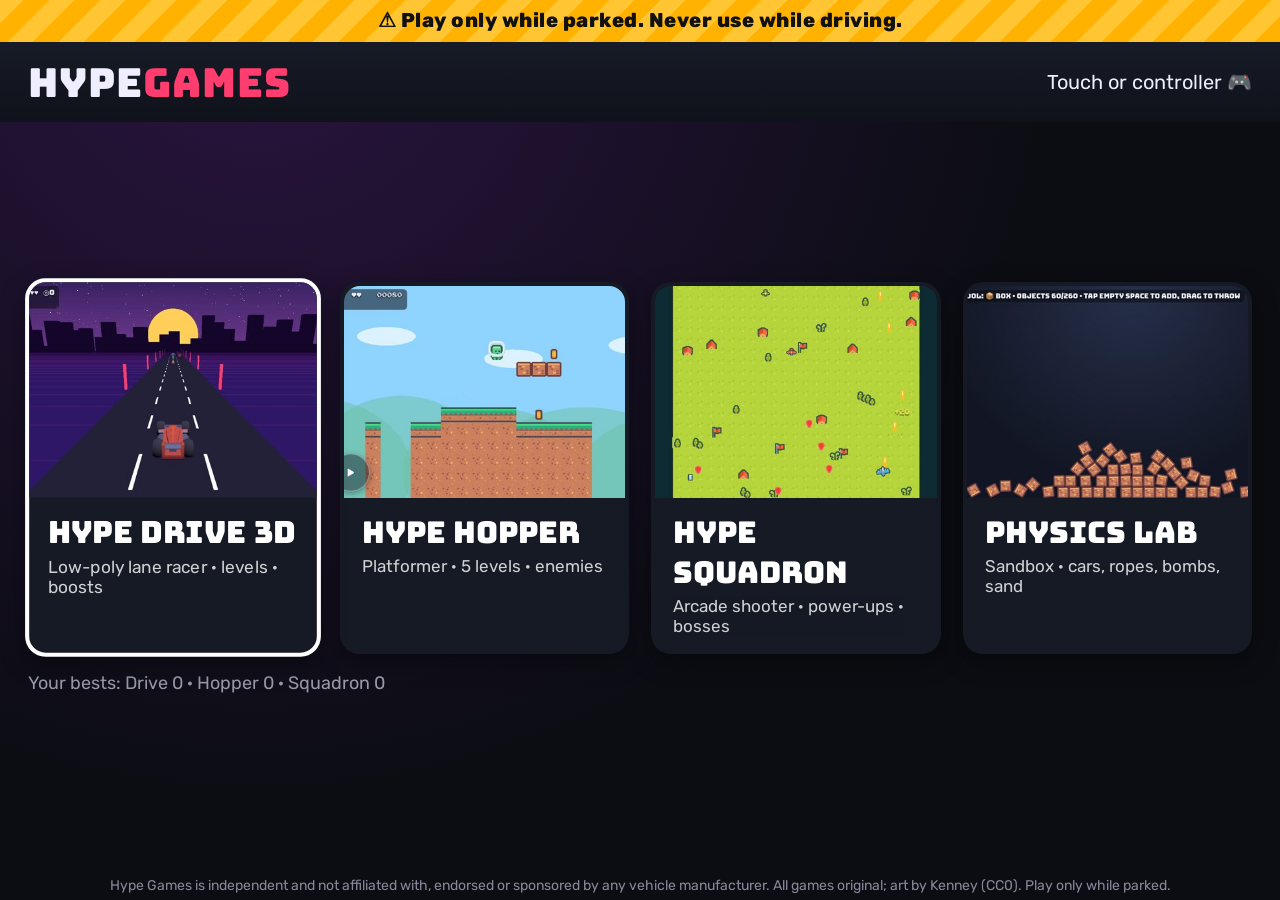
<file: index.html>
<!doctype html><html><head><meta charset="utf-8"><meta name="viewport" content="width=device-width,initial-scale=1,maximum-scale=1,user-scalable=no,viewport-fit=cover"><title>Hype Games</title><link rel="icon" href="data:,"><link rel="stylesheet" href="style.css"></head><body class="home">
<div class="warn">⚠ Play only while parked. Never use while driving.</div>
<header><h1>HYPE<span>GAMES</span></h1><div>Touch or controller 🎮</div></header>
<main><div class="grid">
<a class="card" href="games/drive.html"><img src="thumbs/drive.jpg" alt=""><div>Hype Drive 3D<small>Low-poly lane racer · levels · boosts</small></div></a>
<a class="card" href="games/platformer.html"><img src="thumbs/platformer.jpg" alt=""><div>Hype Hopper<small>Platformer · 5 levels · enemies</small></div></a>
<a class="card" href="games/shooter.html"><img src="thumbs/shooter.jpg" alt=""><div>Hype Squadron<small>Arcade shooter · power-ups · bosses</small></div></a>
<a class="card" href="games/sandbox.html"><img src="thumbs/sandbox.jpg" alt=""><div>Physics Lab<small>Sandbox · cars, ropes, bombs, sand</small></div></a>
</div><p id="best" style="color:#99a;font-size:18px"></p></main>
<footer>Hype Games is independent and not affiliated with, endorsed or sponsored by any vehicle manufacturer. All games original; art by Kenney (CC0). Play only while parked.</footer>
<script src="common.js"></script><script>
document.getElementById('best').textContent='Your bests: Drive '+HG.best('drive')+' · Hopper '+HG.best('platformer')+' · Squadron '+HG.best('shooter');
const cards=[...document.querySelectorAll('.card')];let i=0;const sel=()=>cards.forEach((c,j)=>c.classList.toggle('sel',j==i));sel();
HG.onPress=k=>{if(k=='right'||k=='down')i=(i+1)%cards.length;if(k=='left'||k=='up')i=(i+cards.length-1)%cards.length;if(k=='a')location=cards[i].href;sel()};
HG.togglePause=()=>{};
</script></body></html>
</file>
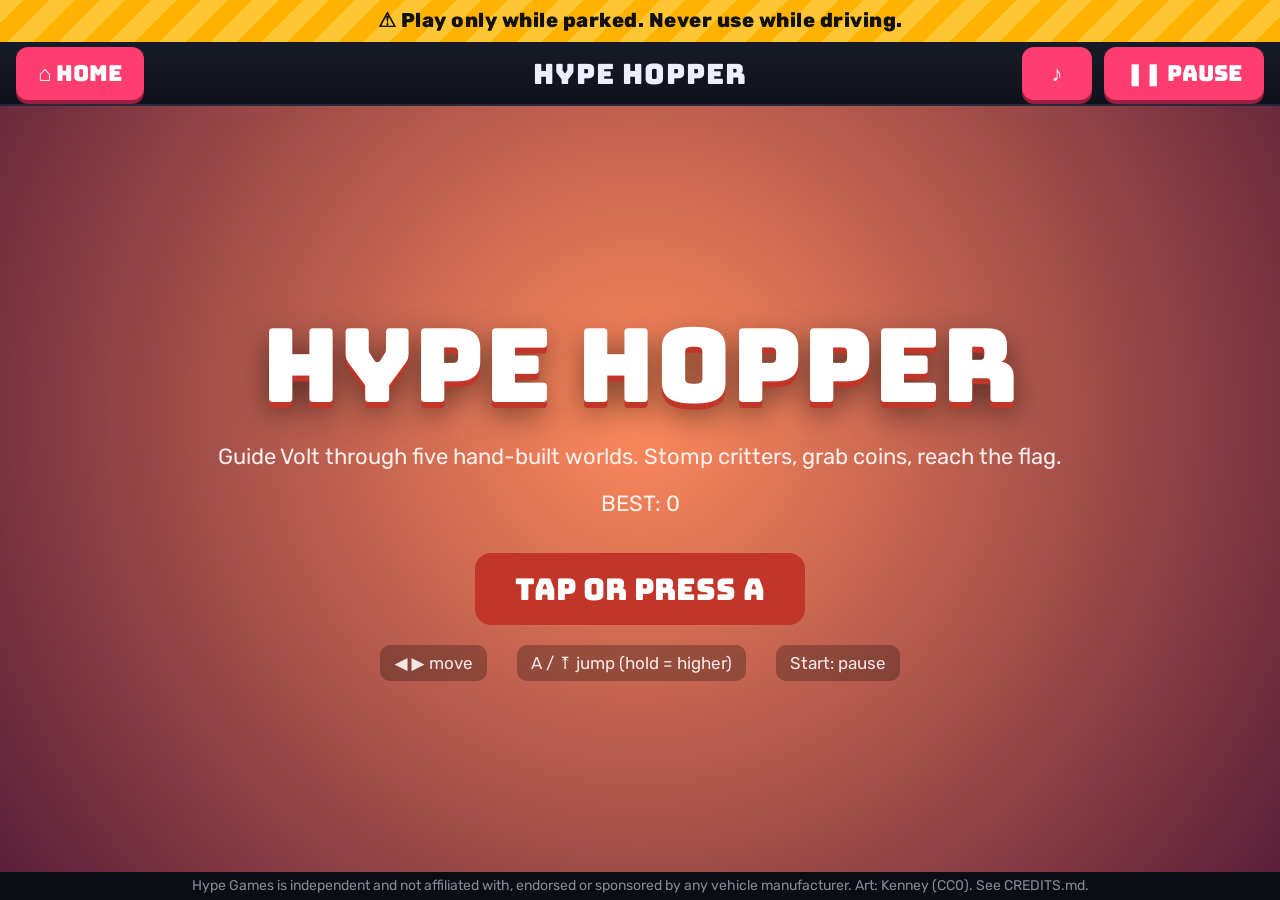
<file: games/platformer.html>
<!doctype html><html><head><meta charset="utf-8"><meta name="viewport" content="width=device-width,initial-scale=1,maximum-scale=1,user-scalable=no,viewport-fit=cover"><title>Hype Hopper</title><link rel="icon" href="data:,"><link rel="stylesheet" href="../style.css"></head><body>
<script src="../common.js"></script><script>HG.chrome('Hype Hopper')</script><script src="../vendor/phaser.min.js"></script>
<script>
const T=18,ROWS=14,NLEV=5;
// Hand-designed levels. Segment = [length, groundTopRow (0 = gap), extras]
// extras: cA-B coins at cols A..B one above ground; eN walker; fN:H flyer H rows above ground; sN spike; hN heart; pN:H:L one-way platform H above ground (len L, coins on it);
//         PN:R:L platform at absolute row R (use in gaps); FN flag
const LEVELS=[
 {name:'MEADOW',sky:['#7fd0ff','#d8f3ff'],tint:0xffffff,hill:0x6fc3a8,etint:0xffffff,segs:[[12,11,'c6-9'],[8,11,'c2-5'],[2,0,''],[10,11,'e6 c3-4'],[10,10,'p2:3:4'],[3,0,''],[12,11,'e7 h10'],[8,9,'c1-6'],[2,0,''],[14,11,'e4 e10 p6:3:3'],[10,11,'F7']]},
 {name:'DUNES',sky:['#ffb36b','#ffe7c2'],tint:0xffe0b0,hill:0xe0a96d,etint:0xffc070,segs:[[10,11,''],[8,11,'s2 c4-7'],[3,0,''],[9,10,'e5'],[6,9,'c1-4'],[3,0,''],[10,9,'s3 s7 p4:3:2'],[12,11,'e3 f8:4'],[2,0,''],[10,10,'s4 c1-3 h7'],[2,0,''],[14,11,'e4 s8 e11'],[10,11,'F6']]},
 {name:'TWILIGHT',sky:['#2b1a5e','#b06ab3'],tint:0xc8b8ff,hill:0x5a3f9e,etint:0xd0a0ff,segs:[[10,11,''],[6,10,'c1-4'],[6,9,'e3'],[6,8,'c1-4'],[3,0,''],[8,9,'f4:4 s6'],[3,0,''],[10,10,'e4 p2:3:5'],[6,0,'P1:9:4'],[12,11,'e3 e7 e10 h5'],[8,9,'s4'],[3,0,''],[12,11,'f5:3 c2-9'],[10,11,'F6']]},
 {name:'CAVERN',sky:['#1b2330','#3c4a5e'],tint:0xa8b4c8,hill:0x2c3646,etint:0x9fe8ff,segs:[[10,11,''],[10,11,'e3 e7 c4-6'],[3,0,''],[8,10,'s3 s4'],[8,10,'e5 p2:3:3'],[6,0,'P1:9:4'],[10,11,'e3 e6 e9'],[6,9,'f3:3'],[3,0,''],[10,10,'s2 s7 c4-5 h9'],[12,11,'e3 e6 e9 f5:4'],[3,0,''],[12,11,'s4 s8 c1-3'],[10,11,'F6']]},
 {name:'SKYWAY',sky:['#5ec8ff','#ffffff'],tint:0xe6f8ff,hill:0xbfe8ff,etint:0xff9eb5,segs:[[10,11,''],[6,0,'P1:9:4'],[8,10,'e4'],[6,0,'P1:8:4'],[6,9,'c1-3'],[6,0,'P1:9:4'],[10,10,'f4:4 e6 c1-3'],[2,0,''],[8,9,'s4 h6'],[6,0,'P1:8:4'],[10,10,'e3 s6'],[3,0,''],[12,11,'f4:3 f9:3 c2-10'],[10,11,'F6']]}];
function build(L){const W=L.segs.reduce((a,s)=>a+s[0],0)+4,g=[];for(let y=0;y<ROWS;y++)g.push(Array(W).fill(-1));const ents=[];let x0=0,lastTop=11;
 for(const[len,top,ex]of L.segs){if(top)for(let x=x0;x<x0+len;x++)for(let y=top;y<ROWS;y++)g[y][x]=y==top?2:122;const base=top||lastTop;
  for(const t of ex.split(' ').filter(Boolean)){const k=t[0],a=t.slice(1).split(/[-:]/).map(Number);
   if(k=='c')for(let i=a[0];i<=(a[1]??a[0]);i++)ents.push(['c',x0+i,base-1]);
   if(k=='e')ents.push(['e',x0+a[0],base-1]);if(k=='f')ents.push(['f',x0+a[0],base-a[1]]);if(k=='h')ents.push(['h',x0+a[0],base-1]);
   if(k=='s')g[base-1][x0+a[0]]=68;if(k=='F')ents.push(['F',x0+a[0],base-1]);
   if(k=='p'||k=='P'){const row=k=='p'?base-a[1]:a[1];for(let i=0;i<a[2];i++){g[row][x0+a[0]+i]=6;ents.push(['c',x0+a[0]+i,row-1])}}}
  if(top)lastTop=top;x0+=len}
 for(let x=x0;x<W;x++)for(let y=lastTop;y<ROWS;y++)g[y][x]=y==lastTop?2:122;return{g,ents,W}}
// Hand-coded hero "Volt": 14x14 pixel robot-fox, 4 frames
const HP={o:'#1b1030',w:'#fff6e8',r:'#ff5a3c',y:'#ffd23f',b:'#2bd9ff',d:'#b8361f',k:'#3a2a55'};
const HB=['....o....o....','...oro..oro...','..orrrooorro..','..orrrrrrrro..','.orwwwwwwwwro.','.orwboowbbwro.','.orwbbwwbbwro.','.orrwwwwwwrro.','..orrryyrrro..','..odrrrrrrdo..','...orryyrro...'];
const legs={i:['...okk..kko...','...oo....oo...','..............'],a:['..okk....kko..','..oo......oo..','..............'],b:['....okkkko....','....oo..oo....','..............'],j:['..okko..okko..','.oo........oo.','..............']};
function heroSheet(){return HG.strip(['i','a','b','j'].map(f=>HG.pix(HB.concat(legs[f]),HP)))}
const best=()=>HG.best('platformer');
class Play extends Phaser.Scene{constructor(){super('play')}
 init(d){this.lv=d.lv||+HG.qs.get('test')||HG.get('plat_level',1);this.score=d.score||0;this.lives=d.lives??3}
 preload(){this.load.spritesheet('tiles','../assets/platformer/tiles.png',{frameWidth:18,frameHeight:18});this.load.spritesheet('ch','../assets/platformer/chars.png',{frameWidth:24,frameHeight:24})}
 create(){const D=LEVELS[this.lv-1],L=build(D);this.L=L;this.test=HG.qs.has('test');this.demo=HG.qs.has('demo')||this.test;
  if(!this.textures.exists('hero')){this.textures.addSpriteSheet('hero',heroSheet(),{frameWidth:14,frameHeight:14})}
  const sk='sky'+this.lv;if(!this.textures.exists(sk)){const c=document.createElement('canvas');c.width=4;c.height=256;const x=c.getContext('2d'),gr=x.createLinearGradient(0,0,0,256);gr.addColorStop(0,D.sky[0]);gr.addColorStop(1,D.sky[1]);x.fillStyle=gr;x.fillRect(0,0,4,256);this.textures.addCanvas(sk,c)}
  this.cameras.main.setBackgroundColor(D.sky[1]);this.add.image(0,0,sk).setOrigin(0).setDisplaySize(L.W*T,ROWS*T);
  for(let i=0;i<L.W/5;i++)this.add.ellipse(i*90,ROWS*T-20,170+(i*37%70),150+(i*53%60),D.hill,.5).setScrollFactor(.5,1);
  for(let i=0;i<L.W/7;i++)this.add.ellipse(i*130+(i*71%50),20+(i*43%70),60,18,0xffffff,this.lv==4?.08:.6).setScrollFactor(.3,1);
  const map=this.make.tilemap({data:L.g,tileWidth:T,tileHeight:T});const ts=map.addTilesetImage('tiles');this.layer=map.createLayer(0,ts,0,0);
  this.layer.setCollision([2,122]);this.layer.forEachTile(t=>{if(t.index==6)t.setCollision(false,false,true,false);if(t.index>0)t.tint=D.tint});
  const A=(k,tex,f,r)=>{if(!this.anims.exists(k))this.anims.create({key:k,frames:this.anims.generateFrameNumbers(tex,{frames:f}),frameRate:r,repeat:-1})};
  A('run','hero',[1,2],10);A('idle','hero',[0],1);A('jmp','hero',[3],1);A('ew','ch',[18,19],5);A('ef','ch',[24,25,26,25],8);A('coin','tiles',[151,152],4);
  this.p=this.physics.add.sprite(2*T,8*T,'hero',0).setSize(8,11).setOffset(3,3);this.p.setScale(1.5);this.start=[2*T,8*T];
  this.physics.add.collider(this.p,this.layer,(p,t)=>{if(t.index==68)this.hurt()});this.physics.world.setBounds(0,-200,L.W*T,ROWS*T+400);
  this.coins=this.physics.add.staticGroup();this.hearts=this.physics.add.staticGroup();this.en=this.physics.add.group();this.fl=this.physics.add.group({allowGravity:false});this.spk=this.physics.add.staticGroup();
  L.g.forEach((r,y)=>r.forEach((v,x)=>{if(v==68){this.layer.removeTileAt(x,y);this.spk.create(x*T+9,y*T+9,'tiles',68).setTint(D.tint).refreshBody().body.setSize(10,6).setOffset(4,12)}}));
  for(const[t,x,y]of L.ents){const X=x*T+9,Y=y*T+9;
   if(t=='c')this.coins.create(X,Y,'tiles',151).play('coin');if(t=='h')this.hearts.create(X,Y,'tiles',44);
   if(t=='e'){const e=this.en.create(X,Y,'ch',18).play('ew').setTint(D.etint);e.setVelocityX(-40);e.body.setSize(16,14).setOffset(4,10)}
   if(t=='f'){const f=this.fl.create(X,Y,'ch',24).play('ef').setTint(D.etint);f.baseY=Y;f.baseX=X;f.t=x}
   if(t=='F'){this.add.image(X,Y-9,'tiles',111);this.add.image(X,Y+9,'tiles',131);this.flag=this.add.zone(X,Y-100,24,240);this.physics.add.existing(this.flag,true)}}
  this.physics.add.collider(this.en,this.layer);
  this.physics.add.overlap(this.p,this.coins,(p,c)=>{this.spark.explode(8,c.x,c.y);this.pop(c.x,c.y,'+10','#ffd23f');c.destroy();this.score+=10;HG.sfx('coin')});
  this.physics.add.overlap(this.p,this.hearts,(p,c)=>{this.pop(c.x,c.y,'+1 ♥','#ff5a3c');c.destroy();this.lives++;HG.sfx('power')});
  this.physics.add.overlap(this.p,this.spk,()=>this.hurt());
  const hit=(p,e)=>{if(p.body.velocity.y>0&&p.y<e.y-6){this.spark.explode(14,e.x,e.y);this.pop(e.x,e.y,'+50','#fff');e.destroy();p.setVelocityY(-300);this.score+=50;HG.sfx('pop');this.hitstop(60);this.cameras.main.shake(80,.006)}else this.hurt()};
  this.physics.add.overlap(this.p,this.en,hit);this.physics.add.overlap(this.p,this.fl,hit);this.physics.add.overlap(this.p,this.flag,()=>this.win());
  this.dust=this.add.particles(0,0,'tiles',{frame:151,lifespan:300,speed:{min:20,max:60},scale:{start:.3,end:0},alpha:{start:.6,end:0},tintFill:true,tint:0xffffff,emitting:false,gravityY:-50});
  this.spark=this.add.particles(0,0,'tiles',{frame:151,lifespan:450,speed:{min:60,max:140},scale:{start:.45,end:0},emitting:false,gravityY:300});
  const cam=this.cameras.main;cam.setBounds(0,0,L.W*T,ROWS*T);cam.startFollow(this.p,true,.12,.12);cam.setDeadzone(40,30);this.fit();this.scale.on('resize',()=>this.fit());
  this.hud=HUD;this.banner={setText:t=>BAN.innerHTML=t};this.banner.setText('WORLD '+this.lv+'<br><small>'+D.name+'</small>');this.time.delayedCall(1400,()=>this.banner.setText(''));
  this.coy=0;this.buf=0;this.wasOn=false;this.inv=0;
  HG.music([{bpm:132,root:60,scale:[0,2,4,7,9],lead:[0,2,4,2,5,4,2,null,0,2,4,7,6,4,5,null],bass:[0,null,0,null,3,null,3,null,4,null,4,null,3,null,2,null],drums:1},
   {bpm:120,root:57,scale:[0,1,4,5,7,8,10],lead:[0,1,4,null,5,4,1,0,7,null,5,4,1,null,0,null],bass:[0,null,null,0,1,null,null,1],drums:1},
   {bpm:100,root:55,scale:[0,2,3,5,7,8,10],lead:[4,null,2,null,0,null,2,3,4,null,7,null,6,null,4,null],bass:[0,null,null,null,5,null,null,null,3,null,null,null,4,null,null,null],wave:'triangle'},
   {bpm:110,root:52,scale:[0,2,3,5,7,8,10],lead:[0,null,null,3,null,null,2,null,0,null,null,5,null,4,null,null],bass:[0,0,null,0,null,0,3,null],drums:1},
   {bpm:144,root:62,scale:[0,2,4,5,7,9,11],lead:[0,4,7,4,9,7,4,2,0,4,7,11,9,7,4,null],bass:[0,null,4,null,5,null,4,null],drums:1}][this.lv-1]);
  HG.onPress=k=>{if(k=='a'||k=='up')this.jumpReq=true};HG.onPause=v=>v?this.scene.pause():this.scene.resume()}
 fit(){const cam=this.cameras.main;cam.setZoom(Math.max(2,this.scale.height/(ROWS*T)))}
 hitstop(ms){this.physics.world.pause();this.time.delayedCall(ms,()=>this.physics.world.resume())}
 pop(x,y,t,c){const cam=this.cameras.main,z=cam.zoom;HG.popText((x-cam.worldView.x)*z,(y-cam.worldView.y)*z-20,t,c,22)}
 hurt(){if(this.inv>0||this.won)return;this.lives--;this.inv=1.5;HG.sfx('hit');if(this.test)console.log('TEST_DIED',this.lv,Math.round(this.p.x/T));this.cameras.main.shake(200,.012);this.hitstop(120);this.cameras.main.flash(120,255,60,90);if(this.lives<=0)return this.over();this.p.setVelocity(-150*(this.p.flipX?1:-1),-220)}
 over(){if(this.test){console.log('TEST_GAMEOVER',this.lv);this.scene.pause();return}HG.save('platformer',this.score);HG.set('plat_level',1);this.physics.pause();this.banner.setText('GAME OVER<br><small>Tap or press A</small>');HG.onPress=k=>{if(k=='a')this.scene.restart({lv:1,score:0,lives:3})};this.input.once('pointerdown',()=>this.scene.restart({lv:1,score:0,lives:3}))}
 win(){if(this.won)return;this.won=true;if(this.test)console.log('TEST_CLEAR',this.lv,'lives',this.lives);HG.sfx('level');this.score+=200;HG.save('platformer',this.score);const n=this.lv%NLEV+1;if(!this.test)HG.set('plat_level',n);this.banner.setText(n==1?'YOU BEAT ALL WORLDS!':'WORLD CLEAR!');this.cameras.main.flash(300,255,255,255);if(!this.test)this.time.delayedCall(1400,()=>this.scene.restart({lv:n,score:this.score,lives:this.lives}))}
 bot(){const p=this.p,ly=this.layer,tx=Math.floor(p.x/T),ty=Math.floor((p.y-2)/T);const solid=(x,y)=>{const t=ly.getTileAt(x,y);return t&&(t.index==2||t.index==122||t.index==6)};
  let J=false;const groundAhead=[1,2].every(d=>{for(let y=ty+1;y<ROWS;y++)if(solid(tx+d,y))return true;return false});if(!groundAhead)J=true;if(p.body.blocked.right)J=true;
  if(solid(tx+1,ty)||solid(tx+2,ty))J=true;
  if(this.spk.getChildren().some(s=>s.x-p.x>4&&s.x-p.x<40&&Math.abs(s.y-p.y)<24))J=true;
  if(this.en.getChildren().some(e=>e.x-p.x>0&&e.x-p.x<46&&Math.abs(e.y-p.y)<20))J=true;
  if(this.fl.getChildren().some(e=>e.x-p.x>-10&&e.x-p.x<50&&p.y-e.y<30&&p.y-e.y>-10))J=true;return J}
 update(t,dt){const p=this.p,on=p.body.blocked.down||p.body.touching.down;let L=HG.held('left'),R=HG.held('right'),J=this.jumpReq,H=HG.held('a')||HG.held('up');this.jumpReq=false;
  if(this.demo){R=true;J=this.bot();H=true}
  const tv=L?-160:R?160:0,ac=on?.35:.18;p.setVelocityX(p.body.velocity.x+(tv-p.body.velocity.x)*ac);if(L)p.setFlipX(true);if(R)p.setFlipX(false);
  const d=dt/1000;this.coy=on?.1:this.coy-d;this.buf=J?.12:this.buf-d;
  if(this.buf>0&&this.coy>0){p.setVelocityY(-345);HG.sfx('jump');this.buf=0;this.coy=0;p.setScale(1.05,1.6);this.dust.explode(6,p.x,p.y+8)}
  if(!H&&p.body.velocity.y<-120)p.setVelocityY(p.body.velocity.y*.85);
  if(on&&!this.wasOn){p.setScale(1.6,1.05);this.dust.explode(5,p.x,p.y+8)}this.wasOn=on;p.scaleX+=(1.5-p.scaleX)*.2;p.scaleY+=(1.5-p.scaleY)*.2;
  p.anims.play(!on?'jmp':(Math.abs(p.body.velocity.x)>20?'run':'idle'),true);this.inv-=d;p.setAlpha(this.inv>0&&Math.floor(t/100)%2?0.4:1);
  if(p.y>ROWS*T+40){this.hurt();this.inv=1.5;p.setPosition(this.lastSafe||this.start[0],4*T);p.setVelocity(0)}if(on&&p.body.blocked.down)this.lastSafe=p.x-30;
  this.en.getChildren().forEach(e=>{const ex=Math.floor((e.x+(e.body.velocity.x>0?10:-10))/T),ey=Math.floor(e.y/T)+1,tl=this.layer.getTileAt(ex,ey);
   if(e.body.blocked.left||(e.body.velocity.x<0&&!tl))e.setVelocityX(40);else if(e.body.blocked.right||(e.body.velocity.x>0&&!tl))e.setVelocityX(-40);e.setFlipX(e.body.velocity.x>0)});
  this.fl.getChildren().forEach(f=>{f.t+=d;f.y=f.baseY+Math.sin(f.t*2)*14});
  this.hud.innerHTML=`WORLD ${this.lv}-${NLEV} &nbsp; ${'♥'.repeat(Math.max(0,this.lives))} &nbsp; ${String(this.score).padStart(5,'0')}<br><small>BEST ${best()}</small>`}}
const st=document.getElementById('stage');const HUD=document.createElement('div');HUD.className='hud px';st.appendChild(HUD);const BAN=document.createElement('div');BAN.className='hud';BAN.style.cssText='top:28%;left:0;right:0;text-align:center;font-size:48px;background:none;border:0';st.appendChild(BAN);
HG.title({name:'HYPE HOPPER',sub:'Guide Volt through five hand-built worlds. Stomp critters, grab coins, reach the flag.',ctl:['◀ ▶ move','A / ⤒ jump (hold = higher)','Start: pause'],c1:'#ff8a5c',c2:'#5a1f3a',c3:'#c2362a',game:'platformer'}).then(()=>new Phaser.Game({type:Phaser.AUTO,parent:'stage',pixelArt:true,width:st.clientWidth,height:st.clientHeight,scale:{mode:Phaser.Scale.RESIZE},physics:{default:'arcade',arcade:{gravity:{y:800}}},scene:[Play],banner:false}));
HG.rotHint();HG.touchButtons([{k:'left',label:'◀',style:'left:20px;bottom:20px'},{k:'right',label:'▶',style:'left:160px;bottom:20px'},{k:'a',label:'⤒',style:'right:24px;bottom:20px;width:150px;height:150px'}]);
</script></body></html>
</file>
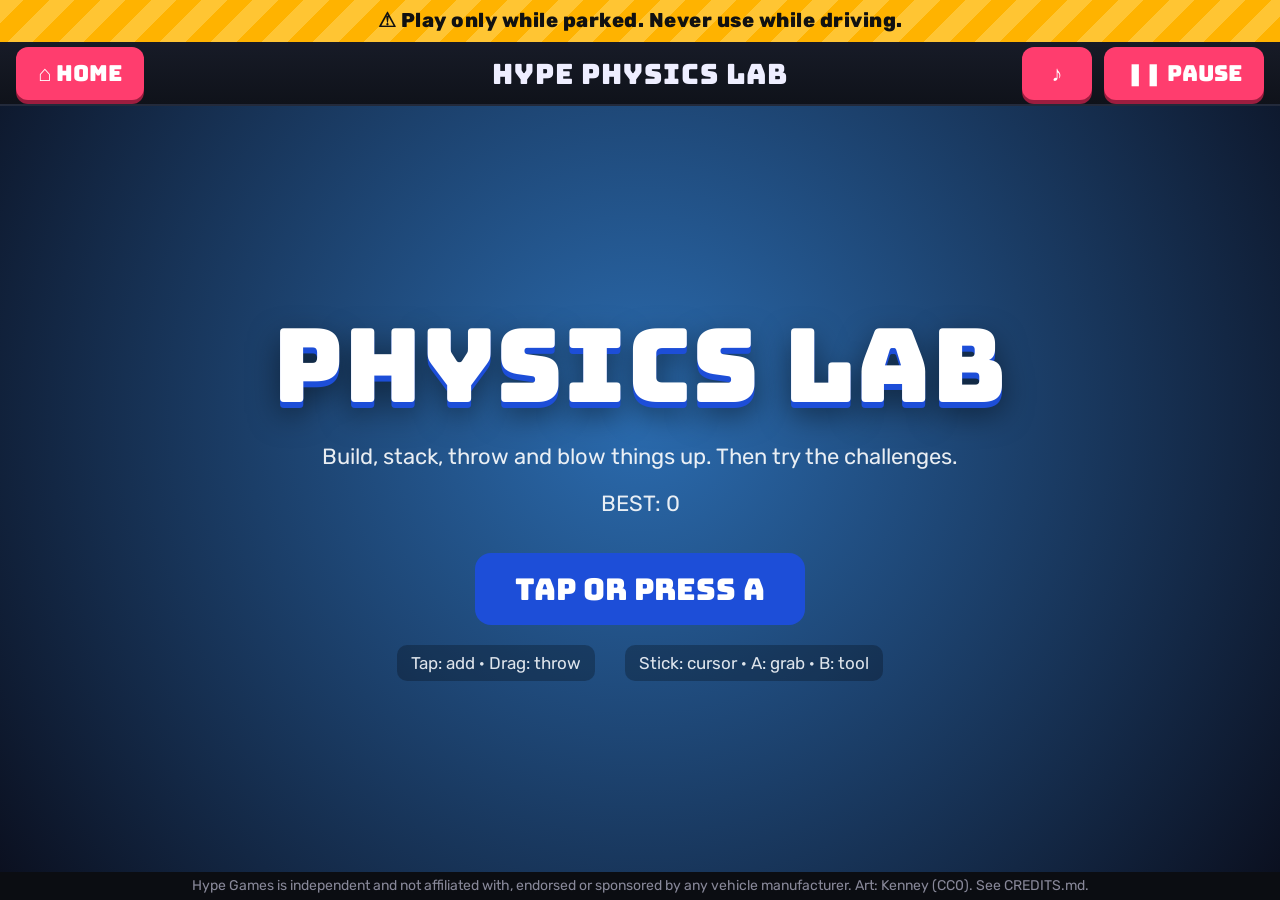
<file: games/sandbox.html>
<!doctype html><html><head><meta charset="utf-8"><meta name="viewport" content="width=device-width,initial-scale=1,maximum-scale=1,user-scalable=no,viewport-fit=cover"><title>Hype Physics Lab</title><link rel="icon" href="data:,"><link rel="stylesheet" href="../style.css">
<style>#world{background:radial-gradient(circle at 50% 0,#26304a,#121624 70%),#121624}#world canvas{background:repeating-linear-gradient(0deg,transparent 0 47px,rgba(255,255,255,.04) 47px 48px),repeating-linear-gradient(90deg,transparent 0 47px,rgba(255,255,255,.04) 47px 48px)}#tools{position:absolute;left:0;top:0;bottom:0;width:240px;background:#12151d;display:grid;grid-template-columns:1fr 1fr;align-content:start;gap:4px;padding:6px;overflow-y:auto;z-index:6}
#tools button{font-family:Bungee;font-size:13px;box-shadow:0 3px 0 #0b0d12;padding:6px 4px;min-height:46px;border-radius:12px;border:3px solid transparent;background:#262c3c;color:#fff}#tools button.on{border-color:#ff3d6e}#tools button.sel{outline:3px solid #fff}
#tools h4{grid-column:1/3;margin:6px 0 0;font-size:14px;color:#99a;text-align:center}#world{position:absolute;left:240px;right:0;top:0;bottom:0}
#cur{position:absolute;width:34px;height:34px;margin:-17px 0 0 -17px;border:3px solid #ff3d6e;border-radius:50%;pointer-events:none;z-index:7;display:none}@media (max-width:760px),(max-height:520px){#tools{width:150px;gap:4px;padding:4px;overflow:auto}#tools button{font-size:10px;min-height:34px}#tools h4{font-size:10px}#world{left:150px}#stage .hud[style*="left:240px"]{left:150px!important}}@media (max-width:500px) and (orientation:portrait){#tools{top:auto;width:auto;right:0;height:110px;grid-template-columns:repeat(6,1fr);grid-auto-rows:min-content}#tools h4{display:none}#world{left:0;bottom:110px}#stage .hud[style*="left:240px"]{left:0!important}}</style></head><body>
<script src="../common.js"></script><script>HG.chrome('Hype Physics Lab')</script><script src="../vendor/matter.min.js"></script>
<script>
const st=document.getElementById('stage');st.insertAdjacentHTML('beforeend','<div id="tools"></div><div id="world"></div><div id="cur"></div>');
const HUD=document.createElement('div');HUD.className='hud';HUD.style.left='256px';st.appendChild(HUD);
const {Engine,Render,Runner,Bodies,Body,Composite,Composites,Constraint,Mouse,MouseConstraint,Events,Query,Vector}=Matter;
const wd=document.getElementById('world');let W=wd.clientWidth,H=wd.clientHeight;
const engine=Engine.create({enableSleeping:true});engine.positionIterations=6;engine.velocityIterations=4;const world=engine.world;
const render=Render.create({element:wd,engine,options:{width:W,height:H,wireframes:false,background:'transparent',pixelRatio:Math.min(devicePixelRatio,2)}});
Render.run(render);const runner=Runner.create();Runner.run(runner,engine);
const MAX=260;let tool='box',grav=1,sandCount=0;
const crate={sprite:{texture:'../assets/platformer/crate.png',xScale:1,yScale:1}};
const col=()=>['#ff3d6e','#ffd400','#22d3ee','#22c55e','#a855f7','#f97316'][Math.random()*6|0];
function walls(){const o={isStatic:true,render:{fillStyle:'#2b3245'},label:'wall'};return[Bodies.rectangle(W/2,H+30,W*2,60,o),Bodies.rectangle(-30,H/2,60,H*3,o),Bodies.rectangle(W+30,H/2,60,H*3,o),Bodies.rectangle(W/2,-400,W*2,60,o)]}
function count(){return Composite.allBodies(world).length}
const make={
 box:(x,y)=>Bodies.rectangle(x,y,36,36,{render:crate,restitution:.1,friction:.6,label:'box'}),
 ball:(x,y)=>Bodies.circle(x,y,18+Math.random()*12,{restitution:.75,render:{fillStyle:col()},label:'ball'}),
 ramp:(x,y)=>Bodies.rectangle(x,y,220,16,{isStatic:true,angle:-.35,render:{fillStyle:'#8b5a2b'},label:'ramp'}),
 plank:(x,y)=>Bodies.rectangle(x,y,160,14,{render:{fillStyle:'#c08040'},label:'plank'}),
 car:(x,y)=>{const g=Body.nextGroup(true),c=Composite.create({label:'car'}),b=Bodies.rectangle(x,y,110,24,{collisionFilter:{group:g},render:{fillStyle:'#ff3d6e'},chamfer:{radius:10},density:.002}),
  w1=Bodies.circle(x-38,y+18,16,{collisionFilter:{group:g},friction:.9,render:{fillStyle:'#222',strokeStyle:'#ddd',lineWidth:3}}),w2=Bodies.circle(x+38,y+18,16,{collisionFilter:{group:g},friction:.9,render:{fillStyle:'#222',strokeStyle:'#ddd',lineWidth:3}});
  Composite.add(c,[b,w1,w2,Constraint.create({bodyA:b,pointA:{x:-38,y:18},bodyB:w1,stiffness:.5,length:0,render:{visible:false}}),Constraint.create({bodyA:b,pointA:{x:38,y:18},bodyB:w2,stiffness:.5,length:0,render:{visible:false}})]);c.wheels=[w1,w2];cars.push(c);return c},
 rope:(x,y)=>{const g=Body.nextGroup(true),r=Composites.stack(x,y,10,1,4,4,(xx,yy)=>Bodies.rectangle(xx,yy,22,8,{collisionFilter:{group:g},render:{fillStyle:'#e5c07b'},density:.002}));
  Composites.chain(r,.5,0,-.5,0,{stiffness:.9,length:2,render:{strokeStyle:'#e5c07b'}});Composite.add(r,Constraint.create({bodyB:r.bodies[0],pointB:{x:-11,y:0},pointA:{x,y},stiffness:.9,length:2}));
  const end=Bodies.rectangle(x+260,y,36,36,{render:crate});Composite.add(r,[end,Constraint.create({bodyA:r.bodies[r.bodies.length-1],pointA:{x:11,y:0},bodyB:end,stiffness:.9,length:4})]);return r},
 bomb:(x,y)=>{if(bombsLeft<=0){banner('No bombs left!',900);return Composite.create()}bombsLeft--;const b=Bodies.circle(x,y,16,{render:{fillStyle:'#111',strokeStyle:'#ff3d6e',lineWidth:4},label:'bomb'});b.fuse=2.2;bombs.push(b);return b},
 sand:(x,y)=>{const out=[];for(let i=0;i<24&&count()+out.length<MAX;i++)out.push(Bodies.circle(x+(Math.random()-.5)*60,y+(Math.random()-.5)*40,5,{friction:.3,frictionStatic:.8,restitution:0,render:{fillStyle:Math.random()<.5?'#e8c872':'#d4a94f'},label:'sand',density:.0008}));return out},
 water:(x,y)=>{const out=[];for(let i=0;i<20&&count()+out.length<MAX;i++)out.push(Bodies.circle(x+(Math.random()-.5)*50,y+(Math.random()-.5)*30,6,{friction:0,frictionAir:.01,restitution:.2,render:{fillStyle:'rgba(56,189,248,.8)'},label:'water',density:.0006}));return out}};
let cars=[],bombs=[];
function add(t,x,y){if(count()>=MAX){HUD.innerHTML='Object limit reached: Clear to add more';return}const o=make[t](x,y);Composite.add(world,o);HG.sfx('pop')}
function explode(b){const p=b.position;Composite.allBodies(world).forEach(o=>{if(o.isStatic||o==b)return;const d=Vector.sub(o.position,p),l=Vector.magnitude(d);if(l<220&&l>0){Matter.Sleeping.set(o,false);Body.applyForce(o,o.position,Vector.mult(Vector.normalise(d),.06*o.mass*(1-l/220)*3))}});
 Composite.remove(world,b);bombs=bombs.filter(x=>x!=b);HG.sfx('boom');flash={x:p.x,y:p.y,t:.25};emit(p.x,p.y,60,['#ffd23f','#ff7a1a','#ff3d6e','#fff'],12,.9,.15,5);emit(p.x,p.y,25,['#3a3f50','#565c70'],5,1.4,-.05,10);shake=12}let shake=0;
let flash=null;const parts=[];function emit(x,y,n,cols,sp=6,life=.8,g=.25,sz=4){for(let i=0;i<n;i++){const a=Math.random()*6.28,v=Math.random()*sp;parts.push({x,y,vx:Math.cos(a)*v,vy:Math.sin(a)*v-sp*.3,l:life*(0.5+Math.random()*.5),m:life,c:cols[i%cols.length],g,sz:sz*(0.5+Math.random())})}if(parts.length>500)parts.splice(0,parts.length-500)}
Events.on(engine,'collisionStart',e=>{for(const p of e.pairs){const v=Vector.magnitude(Vector.sub(p.bodyA.velocity,p.bodyB.velocity));if(v>9&&!(p.bodyA.label=='sand'||p.bodyB.label=='sand'||p.bodyA.label=='water'||p.bodyB.label=='water')){const c=p.collision.supports[0];if(c){emit(c.x,c.y,6,['#cfd6e6','#8b93a8'],3,.5,.05,3);if(v>14)HG.sfx('click')}}}});
function clearAll(){goal=null;chZone=null;chName=null;bombsLeft=Infinity;Composite.clear(world,false);cars=[];bombs=[];Composite.add(world,walls());Composite.add(world,mc)}
const presets={
 Dominoes(){for(let i=0;i<14;i++)Composite.add(world,Bodies.rectangle(200+i*55,H-60,14,90,{render:{fillStyle:col()},friction:.4}));Composite.add(world,[Bodies.circle(120,H-300,26,{restitution:.3,density:.01,render:{fillStyle:'#ffd400'}}),Bodies.rectangle(150,H-200,240,14,{isStatic:true,angle:.5,render:{fillStyle:'#8b5a2b'}})])},
 Tower(){Composite.add(world,Composites.pyramid(W/2-250,H-420,14,12,0,0,(x,y)=>Bodies.rectangle(x,y,36,36,{render:crate})));add('bomb',W/2,H-480)},
 'Car Jump'(){Composite.add(world,[Bodies.rectangle(260,H-120,420,16,{isStatic:true,angle:.25,render:{fillStyle:'#8b5a2b'}}),Bodies.rectangle(W-280,H-60,200,16,{isStatic:true,angle:-.3,render:{fillStyle:'#8b5a2b'}})]);add('car',120,H-260);for(let i=0;i<6;i++)add('box',W-140,H-40-i*38)},
 Bridge(){const g=Body.nextGroup(true),br=Composites.stack(160,H*.45,14,1,0,0,(x,y)=>Bodies.rectangle(x,y,50,16,{collisionFilter:{group:g},render:{fillStyle:'#c08040'},density:.004}));Composites.chain(br,.45,0,-.45,0,{stiffness:.95,length:0,render:{visible:false}});
  Composite.add(br,[Constraint.create({pointA:{x:150,y:H*.45},bodyB:br.bodies[0],pointB:{x:-25,y:0},length:2,stiffness:.9}),Constraint.create({pointA:{x:150+14*50+10,y:H*.45},bodyB:br.bodies[13],pointB:{x:25,y:0},length:2,stiffness:.9})]);Composite.add(world,br);
  for(let i=0;i<8;i++)add('ball',250+i*70,H*.2);add('sand',500,H*.1)}};
let goal=null;const done=HG.get('lab_done',{});
const CH={'Hoop Shot':{tip:'Throw a ball into the hoop!',setup(){setTool('ball');const o={isStatic:true,render:{fillStyle:'#ff3d6e'}};Composite.add(world,[Bodies.rectangle(W-160,H*.45,10,90,o),Bodies.rectangle(W-60,H*.45,10,90,o),Bodies.rectangle(W-110,H*.45+45,110,10,o),Bodies.rectangle(W-110,H*.45+150,16,200,{isStatic:true,render:{fillStyle:'#3a4258'}})]);return{x:W-155,y:H*.45-40,w:90,h:80}},check:z=>Composite.allBodies(world).some(b=>b.label=='ball'&&inZ(b,z))},
 'Demolition':{tip:'Knock every crate off the tower (2 bombs)',bombs:2,setup(){const py=H*.6;Composite.add(world,Bodies.rectangle(W/2+150,py,260,20,{isStatic:true,render:{fillStyle:'#3a4258'}}));Composite.add(world,Composites.stack(W/2+50,py-10-36*6,5,6,0,0,(x,y)=>Bodies.rectangle(x,y,36,36,{render:crate,label:'box'})));setTool('bomb');return{x:W/2+20,y:0,w:260,h:py-10,inv:true}},check:z=>!Composite.allBodies(world).some(b=>b.label=='box'&&inZ(b,z))},
 'Car Delivery':{tip:'Build ramps/planks so the car reaches the flag',setup(){const o={isStatic:true,render:{fillStyle:'#3a4258'}};Composite.add(world,[Bodies.rectangle(160,H-150,320,20,o),Bodies.rectangle(W-140,H-150,280,20,o)]);add('car',80,H-200);setTool('plank');return{x:W-120,y:H-260,w:100,h:110}},check:z=>cars.some(c=>inZ(c.bodies[0],z))}};
const inZ=(b,z)=>b.position.x>z.x&&b.position.x<z.x+z.w&&b.position.y>z.y&&b.position.y<z.y+z.h;
let chName=null,chZone=null,bombsLeft=Infinity;
function drawGoal(c){if(!chZone)return;c.save();c.setLineDash([10,8]);c.lineWidth=3;c.strokeStyle=goal.won?'#22c55e':'#ffd23f';c.strokeRect(chZone.x,chZone.y,chZone.w,chZone.h);c.font='18px Bungee';c.fillStyle=c.strokeStyle;c.fillText(goal.won?'COMPLETE!':'GOAL',chZone.x+6,chZone.y+22);c.restore()}
function startCh(n){clearAll();chName=n;const ch=CH[n];goal={won:false};bombsLeft=ch.bombs||Infinity;chZone=ch.setup();HG.sfx('level');banner(n.toUpperCase()+'<br><small>'+ch.tip+'</small>',2200)}
function banner(t,ms){BN.innerHTML=t;BN.style.display='block';clearTimeout(BN.t);if(ms)BN.t=setTimeout(()=>BN.style.display='none',ms)}
const BN=document.createElement('div');BN.className='hud';BN.style.cssText='top:35%;left:240px;right:0;text-align:center;font-size:44px;display:none;background:none;border:0';st.appendChild(BN);
setInterval(()=>{if(goal&&!goal.won&&CH[chName].check(chZone)){goal.won=true;done[chName]=1;HG.set('lab_done',done);HG.sfx('level');emit(chZone.x+chZone.w/2,chZone.y,120,['#ff3d6e','#ffd23f','#22d3ee','#22c55e','#a855f7'],10,2,.15,5);banner('CHALLENGE COMPLETE! ★',2500);refreshCh()}},300);
const mouse=Mouse.create(render.canvas),mc=MouseConstraint.create(engine,{mouse,constraint:{stiffness:.2,render:{visible:false}}});render.mouse=mouse;
Events.on(mc,'mousedown',e=>{const p=e.mouse.position;if(!Query.point(Composite.allBodies(world).filter(b=>!b.isStatic||b.label=='ramp'),p).length)add(tool,p.x,p.y)});
// toolbar
const tl=document.getElementById('tools'),TOOLS={box:'📦 Box',ball:'⚽ Ball',plank:'🪵 Plank',ramp:'📐 Ramp',car:'🚗 Car',rope:'🪢 Rope',bomb:'💣 Bomb',sand:'⏳ Sand',water:'💧 Water'};
const btns=[];for(const k in TOOLS){const b=document.createElement('button');b.textContent=TOOLS[k];b.onclick=()=>setTool(k);b.dataset.t=k;tl.appendChild(b);btns.push(b)}
tl.insertAdjacentHTML('beforeend','<h4>WORLD</h4>');
const act=(l,f)=>{const b=document.createElement('button');b.textContent=l;b.onclick=f;tl.appendChild(b);btns.push(b);return b};
const gb=act('🌍 Gravity: On',()=>{grav=grav==1?0:grav==0?-1:1;engine.gravity.y=grav;gb.textContent='🌍 Gravity: '+({1:'On',0:'Zero','-1':'Flip'})[grav];Composite.allBodies(world).forEach(b=>Matter.Sleeping.set(b,false))});
act('🧹 Clear',()=>clearAll());tl.insertAdjacentHTML('beforeend','<h4>CHALLENGES</h4>');const chB={};for(const k in CH)chB[k]=act('',()=>startCh(k));const refreshCh=()=>{for(const k in CH)chB[k].textContent=(done[k]?'★ ':'☆ ')+k};refreshCh();tl.insertAdjacentHTML('beforeend','<h4>SCENES</h4>');for(const k in presets)act('▶ '+k,()=>{clearAll();presets[k]();HG.set('lab_scene',k)});
function setTool(k){tool=k;btns.forEach(b=>b.classList.toggle('on',b.dataset.t==k));HG.sfx('click')}setTool('box');
// gamepad cursor: stick moves cursor, A spawns/grabs, B cycles tool, D-pad up/down navigates toolbar with LB
const cur=document.getElementById('cur');let cx=W/2,cy=H/2,grab=null,gpUsed=false,ti=0;
HG.onPress=k=>{if(k=='b'){ti=(ti+1)%btns.length;btns.forEach((b,i)=>b.classList.toggle('sel',i==ti));const b=btns[ti];if(b.dataset.t)setTool(b.dataset.t)}
 if(k=='a'&&gpUsed){const sel=btns[ti];const hit=Query.point(Composite.allBodies(world).filter(b=>!b.isStatic),{x:cx,y:cy})[0];if(hit){grab=Constraint.create({pointA:{x:cx,y:cy},bodyB:hit,pointB:Vector.sub({x:cx,y:cy},hit.position),stiffness:.2,render:{visible:false}});Composite.add(world,grab)}else add(tool,cx,cy)}
 if(k=='up'&&!gpUsed){} };
HG.onPause=v=>{runner.enabled=!v};
Events.on(engine,'beforeUpdate',()=>{const dt=1/60;const[ax,ay]=HG.axes;if(ax||ay){gpUsed=true;cur.style.display='block';cx=Math.max(0,Math.min(W,cx+ax*9));cy=Math.max(0,Math.min(H,cy+ay*9))}
 if(HG.held('left')){gpUsed=true;cur.style.display='block';cx-=7}if(HG.held('right')){gpUsed=true;cur.style.display='block';cx+=7}
 cur.style.left=(240+cx)+'px';cur.style.top=cy+'px';if(grab){grab.pointA={x:cx,y:cy};if(!HG.pad.a&&!HG.keys.a){Composite.remove(world,grab);grab=null}}
 bombs.slice().forEach(b=>{b.fuse-=dt;b.render.strokeStyle=Math.floor(b.fuse*8)%2?'#ff3d6e':'#ffd400';if(b.fuse<=0)explode(b)});
 cars.forEach(c=>c.wheels.forEach(w=>Body.setAngularVelocity(w,Math.min(.35,w.angularVelocity+.02))));
 Composite.allBodies(world).forEach(b=>{if(b.position.y>H+300||b.position.y<-800)Composite.remove(world,b)});
 HUD.innerHTML=`${TOOLS[tool]} &nbsp; <small>${count()}/${MAX} objects${bombsLeft<Infinity?' · bombs left '+bombsLeft:''}${chName?' · '+CH[chName].tip:' · tap to add, drag to throw'}</small>`});
Events.on(render,'afterRender',()=>{const cx2=render.context;for(let i=parts.length-1;i>=0;i--){const q=parts[i];q.l-=1/60;if(q.l<=0){parts.splice(i,1);continue}q.vy+=q.g;q.x+=q.vx;q.y+=q.vy;cx2.globalAlpha=q.l/q.m;cx2.fillStyle=q.c;cx2.beginPath();cx2.arc(q.x,q.y,q.sz,0,7);cx2.fill()}cx2.globalAlpha=1;if(goal)drawGoal(cx2);if(shake>0){shake*=.85;render.canvas.style.transform=`translate(${(Math.random()-.5)*shake}px,${(Math.random()-.5)*shake}px)`;if(shake<.5){shake=0;render.canvas.style.transform=''}}if(flash&&flash.t>0){const c=render.context;c.fillStyle=`rgba(255,200,60,${flash.t*3})`;c.beginPath();c.arc(flash.x,flash.y,220*(1-flash.t*2),0,7);c.fill();flash.t-=1/60}});
addEventListener('resize',()=>{W=wd.clientWidth;H=wd.clientHeight;Render.setSize?Render.setSize(render,W,H):(render.options.width=W,render.options.height=H);Render.setPixelRatio(render,Math.min(devicePixelRatio,2))});
HG.music({bpm:90,root:60,scale:[0,2,4,7,9],lead:[0,null,4,null,7,null,4,null,2,null,9,null,7,null,4,null],bass:[0,null,null,null,5,null,null,null],wave:'triangle'});HG.title({name:'PHYSICS LAB',sub:'Build, stack, throw and blow things up. Then try the challenges.',ctl:['Tap: add · Drag: throw','Stick: cursor · A: grab · B: tool'],c1:'#2b6cb0',c2:'#0b1020',c3:'#1d4ed8',game:'lab'});
Composite.add(world,walls());Composite.add(world,mc);const sc=HG.qs.get('scene')||HG.get('lab_scene','Car Jump');(presets[sc]||presets['Car Jump'])();
</script></body></html>
</file>
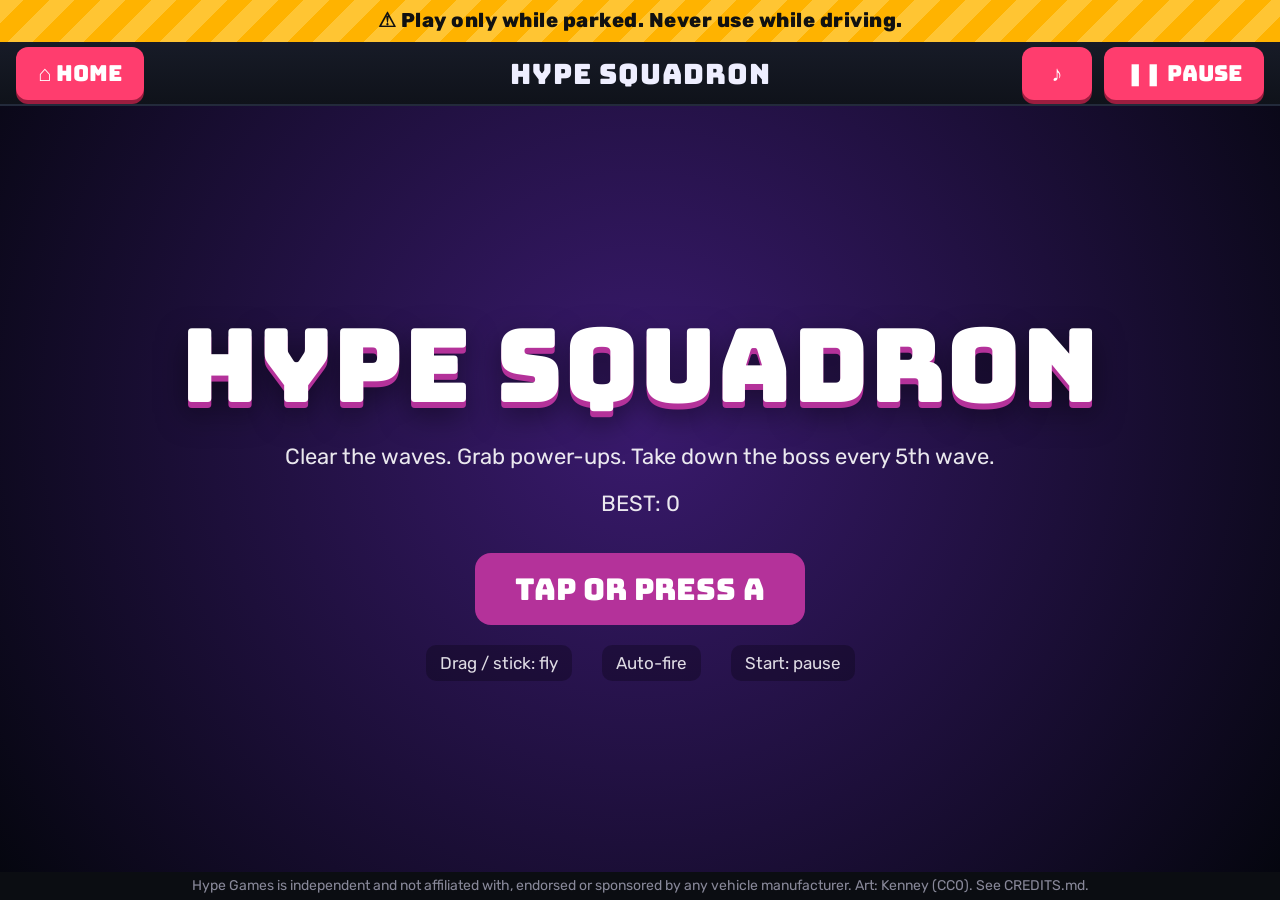
<file: games/shooter.html>
<!doctype html><html><head><meta charset="utf-8"><meta name="viewport" content="width=device-width,initial-scale=1,maximum-scale=1,user-scalable=no,viewport-fit=cover"><title>Hype Squadron</title><link rel="icon" href="data:,"><link rel="stylesheet" href="../style.css"></head><body class="shmup">
<script src="../common.js"></script><script>HG.chrome('Hype Squadron')</script><script src="../vendor/phaser.min.js"></script>
<script>
const st=document.getElementById('stage');const HUD=document.createElement('div');HUD.className='hud px';st.appendChild(HUD);const BAN=document.createElement('div');BAN.className='hud';BAN.style.cssText='top:35%;left:0;right:0;text-align:center;font-size:48px';st.appendChild(BAN);
const VW=560,VH=480; // logical playfield, scaled to fit
class Play extends Phaser.Scene{constructor(){super('play')}
 preload(){this.load.spritesheet('sh','../assets/shooter/ships.png',{frameWidth:32,frameHeight:32});this.load.spritesheet('t','../assets/shooter/tiles.png',{frameWidth:16,frameHeight:16})}
 create(){
  if(!this.textures.exists('neb')){const c=document.createElement('canvas');c.width=VW;c.height=VH*2;const x=c.getContext('2d');x.fillStyle='#070818';x.fillRect(0,0,VW,VH*2);
   for(let i=0;i<14;i++){const gx=Math.random()*VW,gy=Math.random()*VH*2,r=80+Math.random()*160,g=x.createRadialGradient(gx,gy,0,gx,gy,r),col=['rgba(180,60,255,','rgba(43,217,255,','rgba(255,61,110,'][i%3];g.addColorStop(0,col+'.28)');g.addColorStop(1,col+'0)');for(const oy of[-VH*2,0,VH*2]){x.save();x.translate(0,oy);x.fillStyle=g;x.fillRect(0,-oy,VW,VH*2);x.restore()}}
   for(let k=0;k<2;k++){const sc=document.createElement('canvas');sc.width=VW;sc.height=VH;const y=sc.getContext('2d');for(let i=0;i<(k?40:120);i++){y.fillStyle=k?'#fff':'rgba(200,220,255,.6)';const z=k?2:1;y.fillRect(Math.random()*VW|0,Math.random()*VH|0,z,z)}this.textures.addCanvas('stars'+k,sc)}
   this.textures.addCanvas('neb',c);
   const SHIP=['.......w.......','......wbw......','......wbw......','.....wbcbw.....','.....wbcbw.....','..r..wbbbw..r..','..r.wbbwbbw.r..','.wwwwbbwbbwwww.','wbbbbbbwbbbbbbw','wbbbbwwwwwbbbbw','.ww.wyy.yyw.ww.','.....y...y.....'];
   const sh=HG.pix(SHIP,{w:'#eaf6ff',b:'#2bd9ff',c:'#ffffff',r:'#ff3d6e',y:'#ffd23f'},2);this.textures.addCanvas('hero',sh)}
  this.bg=this.add.tileSprite(0,0,VW,VH,'neb').setOrigin(0);this.s0=this.add.tileSprite(0,0,VW,VH,'stars0').setOrigin(0);this.s1=this.add.tileSprite(0,0,VW,VH,'stars1').setOrigin(0);
  this.deco=this.add.group();
  if(!this.anims.exists('boom'))this.anims.create({key:'boom',frames:this.anims.generateFrameNumbers('t',{frames:[4,5,6,7,8]}),frameRate:18});
  this.p=this.physics.add.sprite(VW/2,VH-60,'hero');this.trail=this.add.particles(0,0,'t',{frame:9,lifespan:250,speedY:{min:80,max:140},scale:{start:.6,end:0},tint:[0x2bd9ff,0xffd23f],follow:null,frequency:30});this.p.setCollideWorldBounds(true).body.setSize(18,18);
  this.pb=this.physics.add.group();this.eb=this.physics.add.group();this.en=this.physics.add.group();this.pu=this.physics.add.group();
  this.lvl=1;this.score=0;this.hp=5;this.gun=1;this.shield=0;this.fireT=0;this.wave=0;this.boss=null;this.waveT=1;this.inv=0;this.over=false;
  this.physics.add.overlap(this.pb,this.en,(b,e)=>{b.destroy();e.hp--;e.setTintFill(0xffffff);this.time.delayedCall(50,()=>e.active&&e.clearTint());if(e.hp<=0)this.kill(e)});
  this.physics.add.overlap(this.p,this.eb,(p,b)=>{b.destroy();this.hurt()});this.physics.add.overlap(this.p,this.en,(p,e)=>{if(e!=this.boss)this.kill(e);this.hurt()});
  this.physics.add.overlap(this.p,this.pu,(p,u)=>{const k=u.kind;u.destroy();HG.sfx('power');if(k=='hp')this.hp=Math.min(8,this.hp+1);if(k=='gun')this.gun=Math.min(4,this.gun+1);if(k=='sh')this.shield=6;this.score+=25});
  this.sparks=this.add.particles(0,0,'t',{frame:9,lifespan:400,speed:{min:40,max:180},scale:{start:1,end:0},emitting:false});
  this.ring=this.add.circle(0,0,22,0x33ccff,.25).setStrokeStyle(2,0x66ddff).setVisible(false);
  this.fit();this.scale.on('resize',()=>this.fit());this.demo=HG.qs.has('demo');
  // Touch: drag anywhere to steer (relative), ship auto-fires
  this.input.on('pointermove',p=>{if(p.isDown&&!this.over){this.p.x+= (p.x-p.prevPosition.x)/this.cameras.main.zoom*1.4;this.p.y+=(p.y-p.prevPosition.y)/this.cameras.main.zoom*1.4}});
  HG.onPress=k=>{if(this.over&&k=='a')this.scene.restart()};HG.onPause=v=>v?this.scene.pause():this.scene.resume();
  this.msg('LEVEL 1')}
 fit(){const c=this.cameras.main,z=Math.min(this.scale.width/VW,this.scale.height/VH);c.setZoom(z);c.centerOn(VW/2,VH/2);this.physics.world.setBounds(0,0,VW,VH)}
 msg(t,ms=1400){BAN.innerHTML=t;if(ms)this.time.delayedCall(ms,()=>{if(BAN.innerHTML==t)BAN.innerHTML=''})}
 spawnWave(){this.wave++;if(this.wave%5==0)return this.spawnBoss();const n=Math.min(9,3+this.lvl+(this.wave>2?1:0)),pat=this.wave%3,f=[5,6,7,9,10,11][(this.lvl+this.wave)%6];
  for(let i=0;i<n;i++){const e=this.en.create(pat==1?40+i*(VW-80)/(n-1):VW/2,-30-i*36,'sh',f);e.setFlipY(true).setScale(1.4).setTint([0xff5a8a,0xb46bff,0xffa04d,0x6dff9e][(this.lvl+this.wave)%4]);e.hp=1+(this.lvl>2?1:0);e.pts=20;e.pat=pat;e.ph=i;e.t=0;e.fire=1+Math.random()*2;e.setVelocityY(60+this.lvl*8)}}
 spawnBoss(){const b=this.en.create(VW/2,-60,'sh',12+(this.lvl-1)%4);b.setScale(3).setFlipY(true);b.body.setSize(28,20);b.hp=b.max=40+this.lvl*25;b.pts=1000;b.boss=true;b.t=0;b.fire=1;this.boss=b;HG.sfx('level');this.msg('⚠ BOSS ⚠',1500)}
 kill(e){this.score+=e.pts;this.sparks.explode(e.boss?60:10,e.x,e.y);if(e.boss){this.cameras.main.shake(500,.02);this.cameras.main.flash(200,255,255,255);this.stop(200)}else{this.cameras.main.shake(60,.004);this.stop(25)}const cam=this.cameras.main;HG.popText((e.x-cam.worldView.x)*cam.zoom,(e.y-cam.worldView.y)*cam.zoom,'+'+e.pts,'#ffe066',e.boss?40:20);const x=this.add.sprite(e.x,e.y,'t',4).setScale(e.boss?4:1.5).play('boom');x.on('animationcomplete',()=>x.destroy());HG.sfx('boom');
  if(Math.random()<(e.boss?1:.12)){const k=['gun','hp','sh'][Math.random()*3|0],u=this.pu.create(e.x,e.y,'t',{gun:25,hp:24,sh:26}[k]);u.kind=k;u.setVelocityY(70)}
  if(e.boss){this.boss=null;this.lvl++;this.msg('LEVEL '+this.lvl);HG.save('shooter',this.score);HG.set('shooter_lvl',Math.max(HG.get('shooter_lvl',1),this.lvl))}e.destroy()}
 stop(ms){this.physics.world.pause();this.time.delayedCall(ms,()=>this.physics.world.resume())}
 hurt(){if(this.inv>0||this.over)return;if(this.shield>0){this.shield=0;HG.sfx('pop');this.inv=.5;return}this.hp--;this.inv=1.2;this.gun=Math.max(1,this.gun-1);HG.sfx('hit');this.cameras.main.shake(220,.015);this.cameras.main.flash(100,255,40,80);this.stop(90);
  if(this.hp<=0){this.over=true;HG.save('shooter',this.score);this.p.setVisible(false);this.msg('GAME OVER<br><small>Tap or press A</small>',0);this.input.once('pointerdown',()=>this.scene.restart())}}
 update(t,dtm){const dt=dtm/1000;this.bg.tilePositionY-=dt*8;this.s0.tilePositionY-=dt*30;this.s1.tilePositionY-=dt*90;
  if(this.over)return;const p=this.p,sp=220;let vx=(HG.held('left')?-1:0)+(HG.held('right')?1:0),vy=(HG.held('up')?-1:0)+(HG.held('down')?1:0);
  if(HG.axes[0]||HG.axes[1]){vx=HG.axes[0];vy=HG.axes[1]}
  if(this.demo){const tgt=this.en.getChildren()[0];vx=tgt?Math.sign(tgt.x-p.x)*.6:0}
  this.trail.setPosition(this.p.x,this.p.y+14);const tvx=vx*sp,tvy=vy*sp;p.setVelocity(p.body.velocity.x+(tvx-p.body.velocity.x)*.3,p.body.velocity.y+(tvy-p.body.velocity.y)*.3);p.setAngle(p.body.velocity.x*.04);
  this.fireT-=dt;if(this.fireT<=0){this.fireT=.16;HG.sfx('shoot');const offs=[[0],[-6,6],[-10,0,10],[-12,-4,4,12]][this.gun-1];offs.forEach((o,i)=>{const b=this.pb.create(p.x+o,p.y-14,'t',this.gun>2?1:0).setScale(1.4);b.setVelocity((o)*4*(this.gun>2?1:0),-480)})}
  this.inv-=dt;this.shield-=dt;p.setAlpha(this.inv>0&&Math.floor(t/80)%2?.3:1);this.ring.setPosition(p.x,p.y).setVisible(this.shield>0);
  this.waveT-=dt;if(this.waveT<=0&&!this.boss&&this.en.countActive()<3){this.spawnWave();this.waveT=2.5}
  this.en.getChildren().forEach(e=>{e.t+=dt;
   if(e.boss){if(e.y<90)e.setVelocityY(40);else{e.setVelocityY(0);e.x=VW/2+Math.sin(e.t*.8)*110}
    const ph=Math.floor(e.t/6)%4,shot=(ang,spd,tint=0xff4f7a)=>{const b=this.eb.create(e.x,e.y+30,'t',3).setTint(tint).setScale(1.3);b.setVelocity(Math.cos(ang)*spd,Math.sin(ang)*spd)};e.fire-=dt;
    if(e.hp<e.max*.5&&!e.enraged){e.enraged=true;e.setTint(0xff8080);this.cameras.main.shake(300,.01);this.msg('ENRAGED!',900)}const rate=e.enraged?.7:1;
    if(ph==0&&e.fire<=0){e.fire=.9*rate;const n=7+this.lvl;for(let i=0;i<n;i++)shot(Math.PI/2+(i-(n-1)/2)*.2+Math.sin(e.t)*.3,150)}
    if(ph==1&&e.fire<=0){e.fire=.09*rate;shot(e.t*4,130,0xffd23f);shot(e.t*4+Math.PI,130,0xffd23f)}
    if(ph==2&&e.fire<=0){e.fire=.6*rate;const a=Phaser.Math.Angle.Between(e.x,e.y,this.p.x,this.p.y);for(let i=-2;i<=2;i++)shot(a+i*.08,230,0x2bd9ff)}
    if(ph==3&&e.fire<=0){e.fire=1.4*rate;for(let i=0;i<20;i++)shot(i/20*Math.PI*2+e.t,110,0xb46bff);if(this.en.countActive()<6)for(let i=-1;i<=1;i+=2){const m=this.en.create(e.x+i*50,e.y,'sh',9).setFlipY(true).setTint(0xff5a8a);m.hp=1;m.pts=20;m.pat=2;m.ph=i;m.t=0;m.fire=2;m.setVelocityY(90)}}}
   else{if(e.pat==0)e.x=VW/2+Math.sin(e.t*2+e.ph)*120;if(e.pat==2)e.setVelocityX(Math.cos(e.t*3+e.ph)*90);
    e.fire-=dt;if(e.fire<=0&&e.y>0){e.fire=2.5-Math.min(1.5,this.lvl*.2);const a=Phaser.Math.Angle.Between(e.x,e.y,p.x,p.y),b=this.eb.create(e.x,e.y+10,'t',3).setTint(0xff4f7a).setScale(1.3);b.setVelocity(Math.cos(a)*140,Math.sin(a)*140)}
    if(e.y>VH+40)e.destroy()}});
  [this.pb,this.eb,this.pu].forEach(g=>g.getChildren().forEach(b=>{if(b.y<-20||b.y>VH+20||b.x<-20||b.x>VW+20)b.destroy()}));
  const bh=this.boss?` · BOSS ${'█'.repeat(Math.ceil(this.boss.hp/this.boss.max*10))}`:'';
  HUD.innerHTML=`STAGE ${this.lvl}<br>${'♥'.repeat(Math.max(0,this.hp))}<br>GUN ${'▮'.repeat(this.gun)}${this.shield>0?'<br>SHIELD':''}<br>${String(this.score).padStart(6,'0')}${bh?'<br>'+bh.replace(' · ',''):''}<br><small>BEST ${HG.best('shooter')}</small>`}}
HG.music({bpm:150,root:50,scale:[0,2,3,5,7,8,10],lead:[0,3,7,10,7,3,5,7,0,3,7,12,10,8,7,null],bass:[0,0,0,0,5,5,3,3],drums:1,wave:'square'});HG.title({name:'HYPE SQUADRON',sub:'Clear the waves. Grab power-ups. Take down the boss every 5th wave.',ctl:['Drag / stick: fly','Auto-fire','Start: pause'],c1:'#3a1a6e',c2:'#05060f',c3:'#b4329a',game:'shooter'}).then(()=>new Phaser.Game({type:Phaser.AUTO,parent:'stage',pixelArt:true,width:st.clientWidth,height:st.clientHeight,backgroundColor:'rgba(0,0,0,0)',transparent:true,scale:{mode:Phaser.Scale.RESIZE},physics:{default:'arcade'},scene:[Play],banner:false}));
HG.touchButtons([]);
</script></body></html>
</file>
<file: style.css>
*{box-sizing:border-box}html,body{margin:0;height:100%;background:#0b0d12;color:#eef;font:20px system-ui,sans-serif;overflow:hidden;user-select:none;-webkit-user-select:none}
.warn{background:#ffb300;color:#111;font-weight:700;padding:8px;text-align:center;font-size:20px;height:42px}
.bar{display:flex;justify-content:space-between;align-items:center;padding:0 16px;height:64px;background:#12151d}.bar b{font-size:28px}
.hbtn{background:#ff3d6e;color:#fff;border:0;border-radius:12px;padding:12px 22px;font-size:22px;text-decoration:none;min-width:120px;text-align:center;cursor:pointer}
#stage{position:relative;height:calc(100% - 42px - 64px - 28px);overflow:hidden}#stage canvas{display:block;margin:0 auto;touch-action:none}
footer{height:28px;font-size:14px;color:#889;text-align:center;line-height:28px}
.ov{position:fixed;inset:0;background:rgba(0,0,0,.7);display:none;align-items:center;justify-content:center;z-index:50}.ov.on{display:flex}
.menu{background:#161a24;padding:32px 48px;border-radius:20px;display:flex;flex-direction:column;gap:16px;min-width:360px;text-align:center}
.menu button{font-size:28px;padding:18px;border-radius:14px;border:3px solid transparent;background:#262c3c;color:#fff}.menu button.sel{border-color:#ff3d6e}
.tbtns{position:absolute;inset:0;pointer-events:none}.tbtn{position:absolute;pointer-events:auto;width:120px;height:120px;border-radius:50%;border:0;background:rgba(255,255,255,.14);color:#fff;font-size:44px;touch-action:none}
.tbtn:active{background:rgba(255,61,110,.5)}
.hud{position:absolute;top:10px;left:16px;font-size:26px;font-weight:700;text-shadow:0 2px 4px #000;pointer-events:none;z-index:5}
/* home */
.home main{padding:20px 28px;height:calc(100% - 42px - 80px - 28px);overflow:auto}.home header{display:flex;justify-content:space-between;align-items:center;padding:0 28px;height:80px;background:#12151d}
.home h1{margin:0;font-size:40px}.home h1 span{color:#ff3d6e}
.grid{display:grid;grid-template-columns:repeat(4,1fr);gap:22px}
.card{display:block;border-radius:20px;overflow:hidden;background:#161a24;color:#fff;text-decoration:none;border:4px solid transparent}.card.sel{border-color:#fff;transform:scale(1.02)}
.card img{width:100%;aspect-ratio:16/10;object-fit:cover;display:block;background:#222}.card div{padding:14px 18px;font-size:28px;font-weight:800}.card small{display:block;font-size:17px;font-weight:400;opacity:.8;margin-top:4px}
@media (max-width:1100px){.grid{grid-template-columns:repeat(2,1fr)}}
/* v3 art direction */
@font-face{font-family:Bungee;src:url(assets/fonts/Bungee-Regular.ttf)}@font-face{font-family:Pixel;src:url(assets/fonts/PressStart2P-Regular.ttf)}@font-face{font-family:Rubik;src:url(assets/fonts/Rubik.ttf)}
html,body{font-family:Rubik,system-ui,sans-serif}
.warn{background:repeating-linear-gradient(-45deg,#ffb300 0 18px,#ffc533 18px 36px);font-family:Rubik;font-weight:800;letter-spacing:.5px}
.bar{background:linear-gradient(#171b27,#0f121a);border-bottom:2px solid #232a3b}.bar b,.home h1,.menu h2,.title h1{font-family:Bungee;font-weight:400;letter-spacing:1px}
.hbtn,.menu button{font-family:Bungee;font-weight:400;box-shadow:0 4px 0 #9c1d3f;transition:transform .08s}.hbtn:active,.menu button:active{transform:translateY(3px);box-shadow:0 1px 0 #9c1d3f}
.menu button{background:#262c3c;box-shadow:0 4px 0 #11141c}.menu{border:2px solid #2d3448;box-shadow:0 20px 60px #000}
.hud{font-family:Bungee;font-weight:400;font-size:22px;background:rgba(10,12,20,.55);padding:6px 14px;border-radius:12px;border:1px solid rgba(255,255,255,.12)}
.hud small{font-family:Rubik;font-size:15px;opacity:.75}
.title{position:absolute;inset:0;z-index:40;display:flex;flex-direction:column;align-items:center;justify-content:center;text-align:center;background:radial-gradient(circle at 50% 40%,var(--c1),var(--c2));transition:opacity .35s}
.title.hide{opacity:0;pointer-events:none}.title h1{font-size:clamp(48px,8vw,120px);margin:0;color:#fff;text-shadow:0 6px 0 var(--c3),0 12px 30px rgba(0,0,0,.5);animation:bob 2.4s ease-in-out infinite}
.title p{font-size:22px;color:#fff;opacity:.9;margin:10px}.title .go{font-family:Bungee;font-size:30px;color:#fff;margin-top:26px;padding:16px 40px;border-radius:16px;background:var(--c3);animation:pulse 1.2s ease-in-out infinite}
.title .ctl{display:flex;gap:30px;margin-top:20px;font-size:17px;color:#fff;opacity:.85}.title .ctl span{background:rgba(0,0,0,.3);padding:8px 14px;border-radius:10px}
@keyframes bob{50%{transform:translateY(-10px) rotate(-1deg)}}@keyframes pulse{50%{transform:scale(1.06)}}
.pop{position:absolute;font-family:Bungee;color:#fff;pointer-events:none;z-index:8;text-shadow:0 3px 0 #000;animation:pop .8s ease-out forwards}@keyframes pop{0%{transform:translate(-50%,0) scale(.6);opacity:1}30%{transform:translate(-50%,-20px) scale(1.2)}100%{transform:translate(-50%,-60px) scale(1);opacity:0}}
.home header{background:linear-gradient(#171b27,#0f121a)}.card{transition:transform .15s,border-color .15s;box-shadow:0 8px 24px rgba(0,0,0,.4)}.card div{font-family:Bungee;font-weight:400}.card small{font-family:Rubik}
body.home{background:radial-gradient(circle at 20% 0,#2a1440,#0b0d12 60%)}
.tbtn{font-family:Bungee;background:rgba(15,18,28,.45);border:3px solid rgba(255,255,255,.35);box-shadow:0 6px 20px rgba(0,0,0,.35)}
.hud.px,.px{font-family:Pixel;font-size:16px;line-height:1.6}.hud.px small{font-family:Pixel;font-size:10px}
.hud:empty{display:none}
body.shmup #stage{background:radial-gradient(circle at 50% 40%,#1a1240,#05060f 70%)}
.home main{display:flex;flex-direction:column;justify-content:center}.home .card img{aspect-ratio:4/3}.home .card div{font-size:30px}
.pick{display:flex;gap:14px;margin-top:14px;align-items:center}.pick button{font-family:Bungee;font-size:20px;padding:12px 18px;border-radius:12px;border:3px solid transparent;background:rgba(0,0,0,.35);color:#fff;min-width:150px}
.pick button.on{border-color:#fff;background:rgba(255,255,255,.18)}.pick button:disabled{opacity:.4}.pick label{font-family:Bungee;color:#fff;width:90px;text-align:right}
.bar{position:relative}.bar b{position:absolute;left:50%;transform:translateX(-50%)}
/* v5 responsive */
:root{--wh:42px;--bh:64px;--fh:28px;--ts:1;--sb:env(safe-area-inset-bottom,0px);--sl:env(safe-area-inset-left,0px);--sr:env(safe-area-inset-right,0px)}
html,body{height:100%;height:100dvh;overscroll-behavior:none;touch-action:manipulation;-webkit-text-size-adjust:100%}
.warn{height:var(--wh);padding-top:max(8px,env(safe-area-inset-top,0px))}.bar{height:var(--bh);padding:0 max(16px,var(--sr)) 0 max(16px,var(--sl))}
#stage{height:calc(100% - var(--wh) - var(--bh) - var(--fh))}footer{height:var(--fh);line-height:var(--fh);overflow:hidden;white-space:nowrap;text-overflow:ellipsis;padding:0 8px}
.menu{min-width:min(360px,90vw);max-width:94vw;max-height:90vh;overflow:auto}
.title{padding:12px;overflow:auto}.title .ctl,.pick{flex-wrap:wrap;justify-content:center}
.grid{grid-template-columns:repeat(auto-fit,minmax(min(260px,100%),1fr))}
.rot{position:absolute;left:50%;top:12px;transform:translateX(-50%);z-index:45;background:rgba(10,12,20,.85);border:1px solid #ff3d6e;border-radius:12px;padding:8px 14px;font-size:14px;white-space:nowrap}
@media (max-width:1100px),(max-height:700px){:root{--ts:.8}.hud{font-size:18px}}
@media (max-width:760px),(max-height:520px){:root{--wh:30px;--bh:48px;--fh:22px;--ts:.6}
 .warn{font-size:13px;padding:6px 4px}.bar b{font-size:17px}.hbtn{font-size:14px;padding:8px 10px;min-width:0}#mbtn{min-width:40px!important;margin-right:6px!important}
 footer{font-size:10px}.hud{font-size:14px;padding:4px 8px;top:6px;left:6px}.hud small{font-size:11px}.hud.px{font-size:10px}.hud.px small{font-size:8px}
 .menu{padding:18px;gap:10px}.menu button{font-size:18px;padding:10px}.title h1{font-size:clamp(30px,10vw,60px)}.title p{font-size:15px}.title .go{font-size:20px;padding:10px 24px;margin-top:12px}
 .title .ctl{gap:8px;font-size:12px;margin-top:10px}.pick{gap:6px;margin-top:8px}.pick button{font-size:12px;padding:7px 9px;min-width:0}.pick label{width:auto;font-size:12px}
 .home header{height:56px;padding:0 14px}.home h1{font-size:24px}.home main{height:calc(100% - var(--wh) - 56px - var(--fh));padding:12px;justify-content:flex-start}.home .card div{font-size:20px}.card small{font-size:13px}
 .hud[style*="font-size:56px"],.hud[style*="font-size:48px"],.hud[style*="font-size:44px"]{font-size:26px!important}}
@media (max-width:760px) and (orientation:portrait){.bar b{font-size:14px}}
@media (min-width:500px) and (max-height:520px){.grid{grid-template-columns:repeat(4,1fr)}.home .card img{aspect-ratio:16/10}}
@media (max-height:400px){:root{--wh:24px;--bh:40px;--fh:0px}.warn{font-size:11px;padding:4px}footer{display:none}}
.tbtn{width:calc(120px*var(--ts));height:calc(120px*var(--ts));font-size:calc(44px*var(--ts))}.rot{top:auto;bottom:calc(140px*var(--ts) + var(--sb))}
@media (max-width:760px){.bar b{position:static;transform:none;flex:1;text-align:center;overflow:hidden;white-space:nowrap;text-overflow:ellipsis;padding:0 6px}#mbtn{margin-left:0!important}}
@media (max-width:560px){.home header>div:last-child{display:none}.home header{justify-content:center}}
</file>
